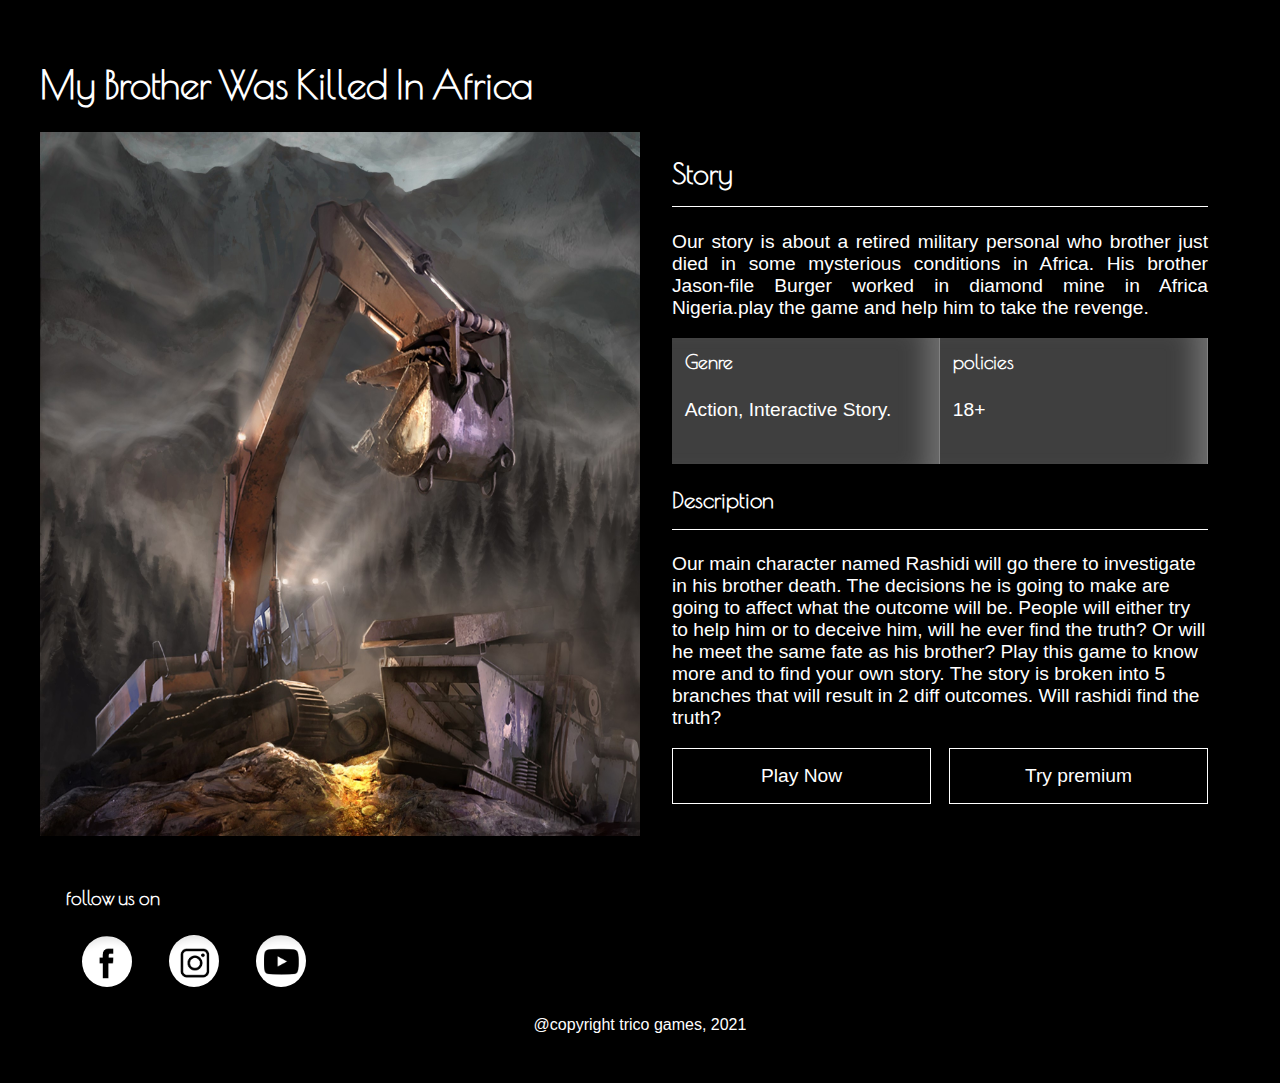
<file: index.html>
<!DOCTYPE html>
<html lang="en">

<head>
    <meta charset="UTF-8">
    <meta http-equiv="X-UA-Compatible" content="IE=edge">
    <meta name="viewport" content="width=device-width, initial-scale=1.0">
    <title>Document</title>
    <link rel="stylesheet" href="style.css">
    <link rel="preconnect" href="https://fonts.googleapis.com">
<link rel="preconnect" href="https://fonts.gstatic.com" crossorigin>
<link href="https://fonts.googleapis.com/css2?family=Poiret+One&display=swap" rel="stylesheet">
</head>

<body>
    <div class="main">
        <h1>My Brother Was Killed In Africa </h1>
        <div class="content">
            <img class="main__img" src="images/main img.jpg" alt="">
            <div class="details">
                <h2>Story&nbsp;</h2>
                <p class="main_p">

                    Our story is about a retired military personal who brother just died in some mysterious conditions in Africa.
                    His brother Jason-file Burger worked in diamond mine in Africa Nigeria.play the game and help him to take
                    the
                    revenge.

                </p>
                <div class="feature">
                    <div>
                        <h4>Genre</h4>
                        <div>
                            Action, Interactive Story.
                        </div>
                    </div>
                    <div>
                        <h4>policies</h4>
                        <d>
                            18+
                        </d>
                    </div>
                </div>
                <p class="main__about">
                    <h3>Description</h3>
                    Our main character named Rashidi will go there to investigate in his brother death. The decisions he is going to make are going to affect what the outcome will be. People will either try to help him or to deceive him, will he ever find the truth? Or will he meet the same fate as his brother?
                    Play this game to know more and to find your own story.
                    The story is broken into 5 branches that will result in 2 diff outcomes. Will rashidi find the truth?
                    
                </p>

                <div class="buttons">
                    <a href="">Play Now</a>
                    <a href="">Try premium</a>
                </div>
            </div>
        </div>

        <footer>
            <div class="follow">
                <h4>follow us on</h4>
                <a href=""><img src="images/facebook.png" alt=""></a>
                <a href=""><img src="images/insta.png" alt=""></a>
                <a href=""><img src="images/youtube.png" alt=""></a>
            </div>
            <div class="copyrights">@copyright trico games, 2021</div>

        </footer>
    </div>

</body>

</html>
</file>
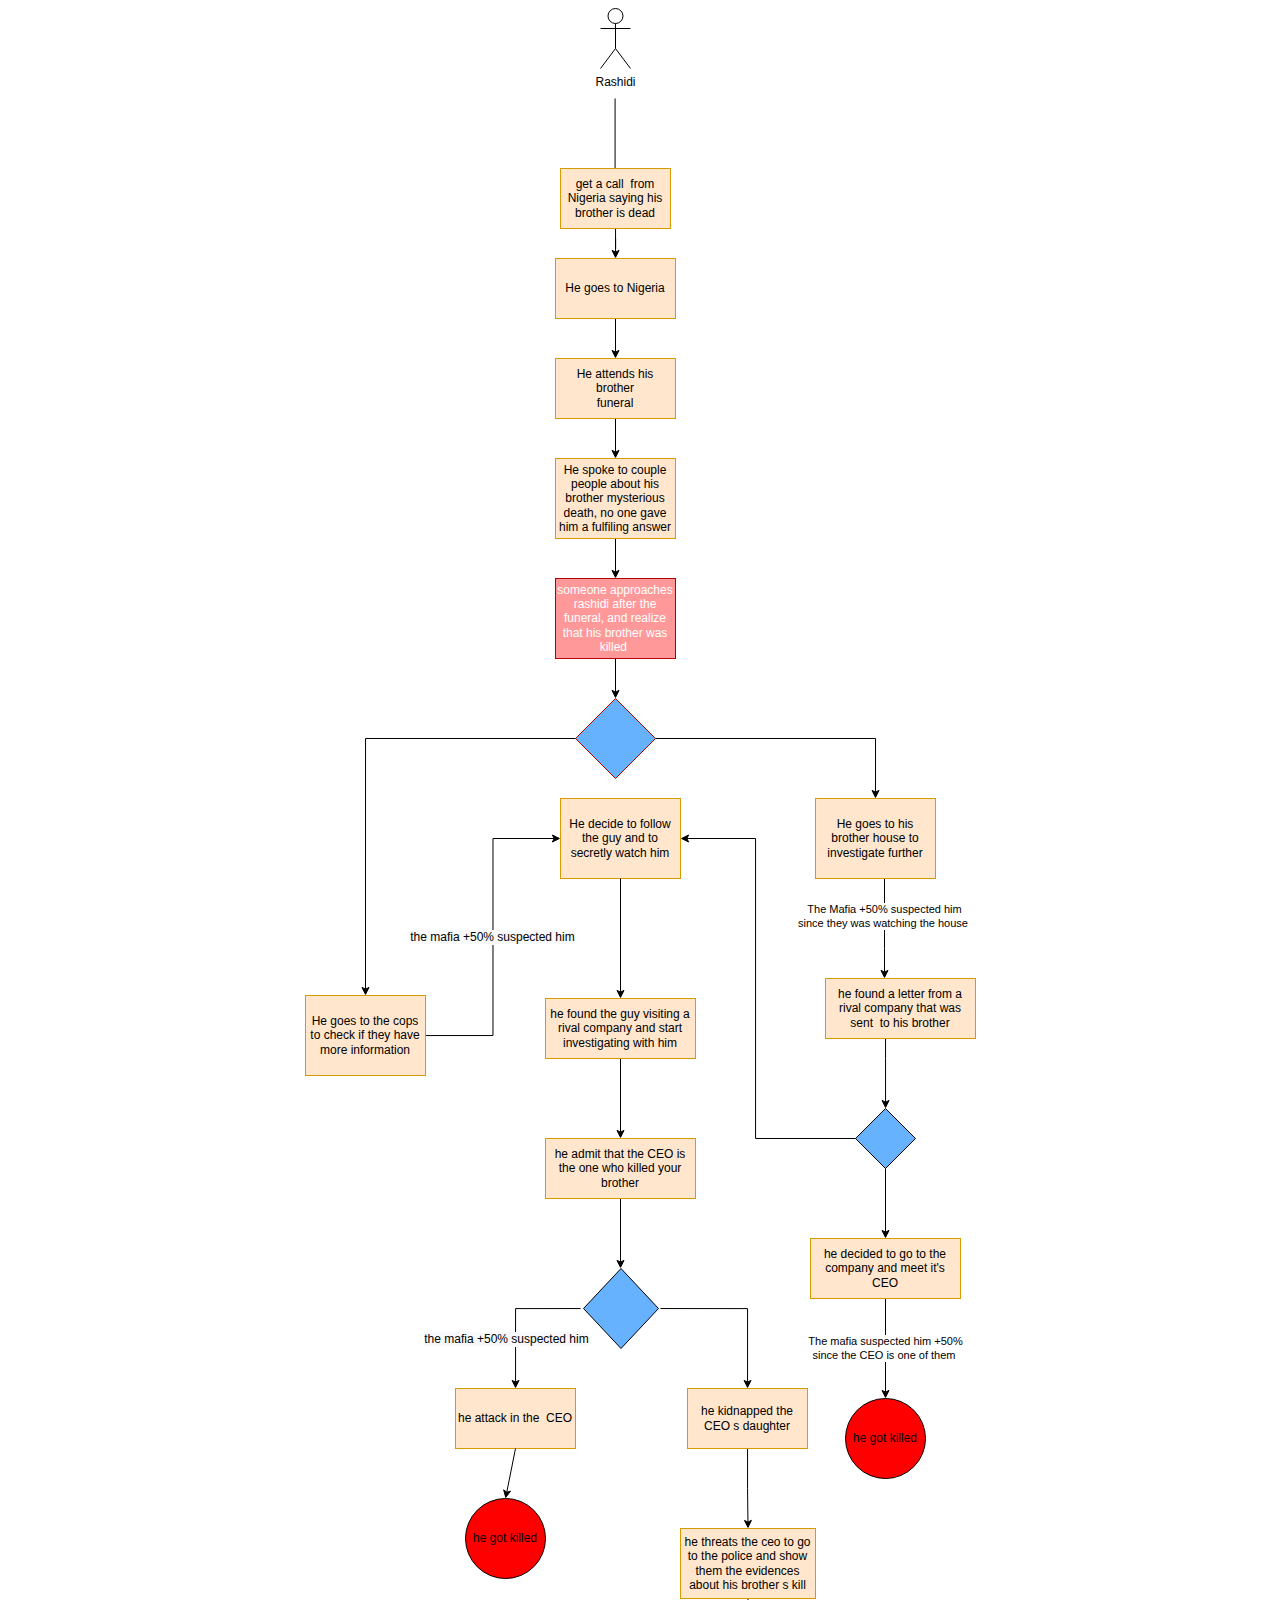
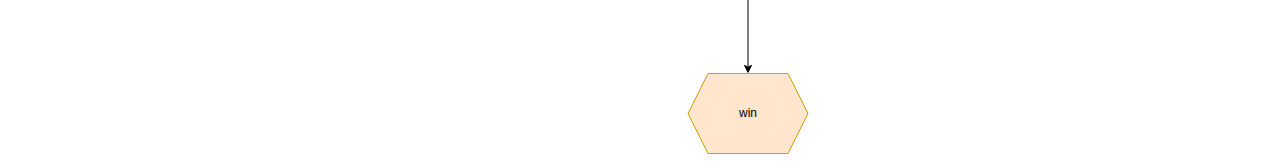
<file: Diagram.html>
<!DOCTYPE html>
<html lang="en">
<head>
    <meta charset="UTF-8">
    <meta http-equiv="X-UA-Compatible" content="IE=edge">
    <meta name="viewport" content="width=device-width, initial-scale=1.0">
    <title>Document</title>
</head>
<body style="display: flex; justify-content: center">
    <img src="./images/diagram.svg"  alt="">
    
</body>
</html>
</file>
<file: style.css>
body{
    background-color: black;
    margin:0;
    padding: 0;
    color: white;
    font-family: sans-serif;
    font-size: 120%;
}
.main{
    padding-top:4vh ;
    max-width :1200px;
    margin: auto; 
}
.main__img{
    width: 50%;
}
.content{
    display: flex;
    
}
.details{
    padding: 0 2rem 2rem 2rem ;

}

.feature{
    display: flex;
    align-items: center;
}

.feature>div{
    width: 50%;
    height: 100px;
    padding: 0.8rem 0.8rem;
    background-color: #77777788;
    box-shadow:inset -30px 0 24px  -16px rgba(194, 194, 194, 0.349);
    border-right: 1px solid rgba(255, 255, 255, 0.349) ;


}
.feature>div>h4{
    margin-top:0;
}
.main__about{
    font-size: medium;
    line-height: 1.5rem;
}

h1,h2,h3,h4{
    font-family: 'Poiret One', cursive;
}
h2,h3{
border-bottom: 1px solid white;    
padding-bottom: 1rem;
}

p{   text-align: justify;
}

.buttons{
        display: flex;
        /* padding: 1rem; */
        justify-content: space-between;
        align-items: center;
        gap: 5px;

}
.buttons a{
    width: 42%;
    text-align: center;
    padding: 1rem;
    border:1px solid white;
    color: white;
    text-decoration: none;
    transition: ease-in 400ms;
}
.buttons a:hover{
    background-color: white;
    color: black;
}

footer{
    padding: 2vw;
}

footer img{
    width: 50px;
    border-radius:50% ;
    padding: 0 1rem ;
}

footer .copyrights{
    padding: 1.5rem;
    display: flex;
    justify-content: center;
    font-size: 1rem;


}
</file>
